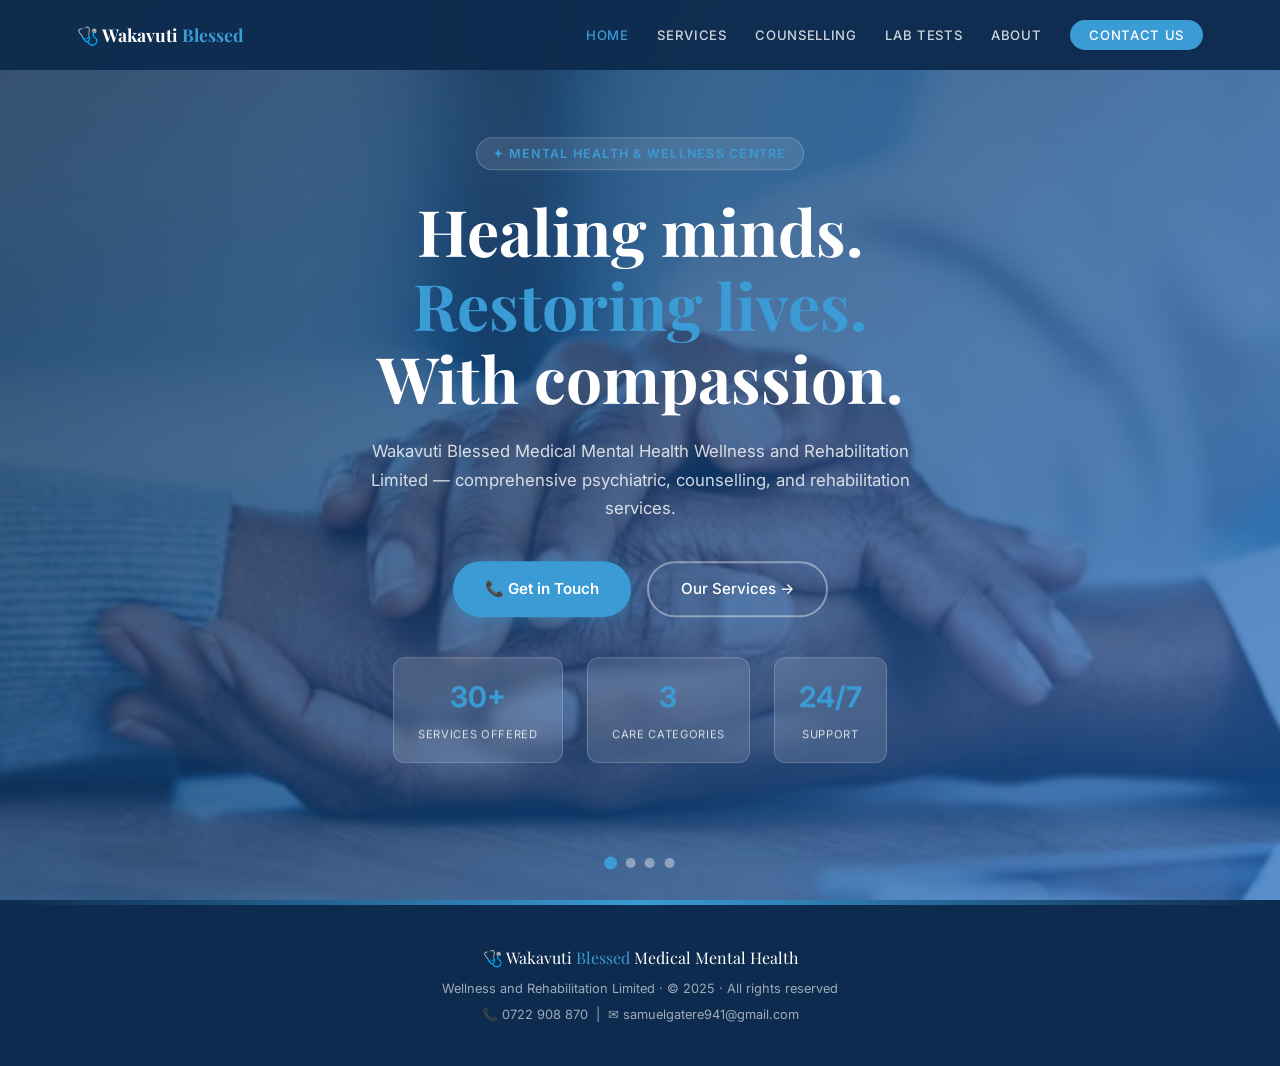
<file: index.html>
﻿<!DOCTYPE html>
<html lang=\ en\>
<head>
<meta charset=\UTF-8\>
<meta name=\viewport\ content=\width=device-width initial-scale=1.0\>
<title>Wakavuti Blessed Medical Mental Health | Wellness ;& Rehabilitation</title>
<script>
  // Redirect to home.html for multi-page website
  window.location.href = 'home.html';
</script>
</head>
<body>
<p>Redirecting to home page...</p>
</body>
</html>
</file>
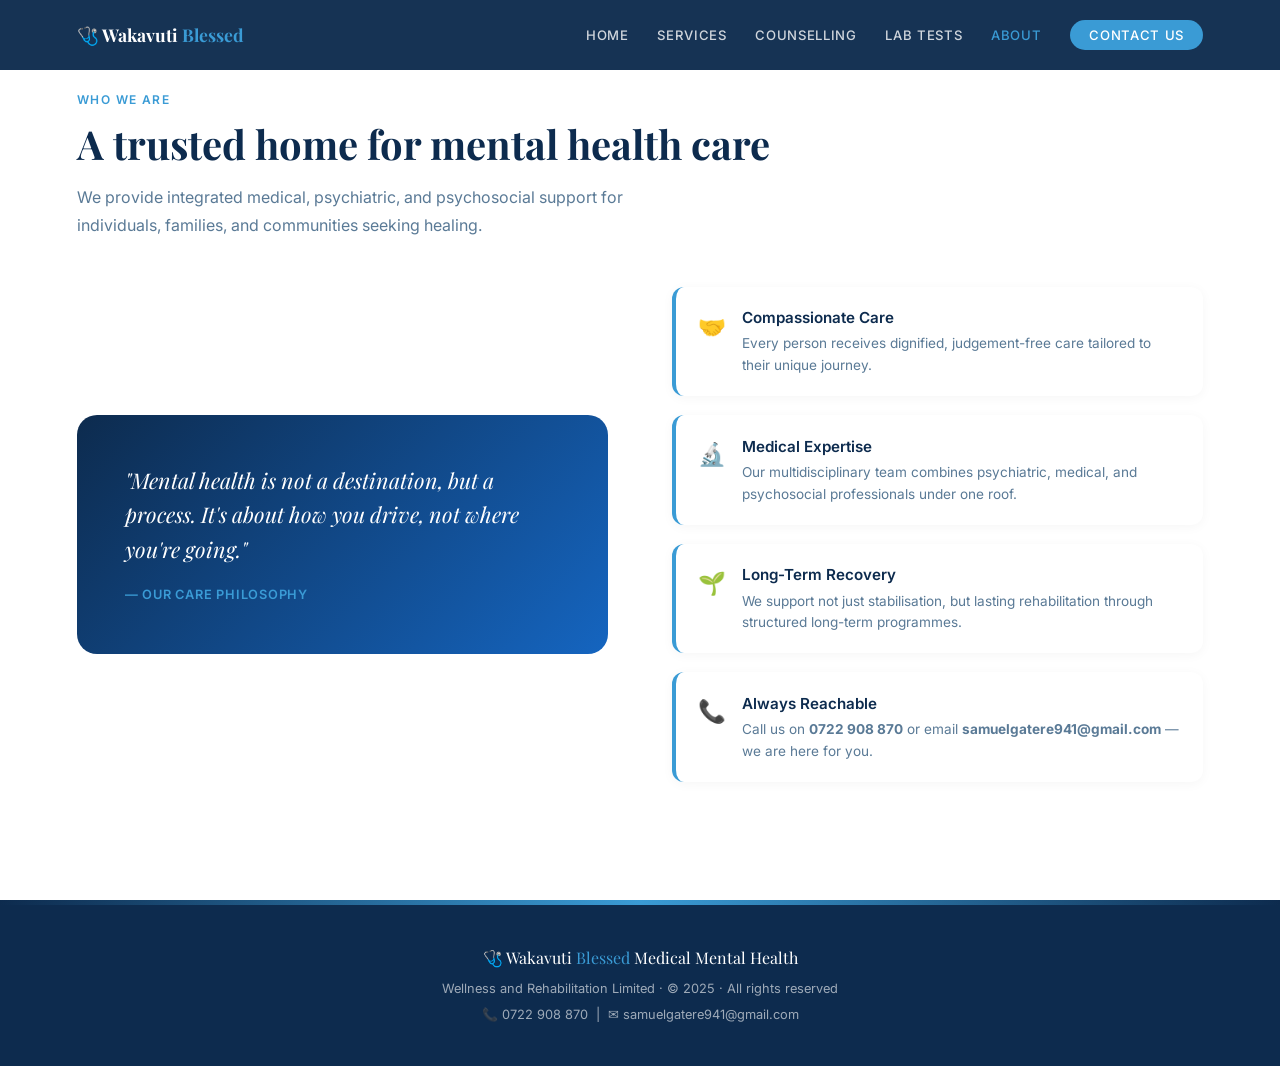
<file: about.html>
<!DOCTYPE html>
<html lang="en">
<head>
<meta charset="UTF-8">
<meta name="viewport" content="width=device-width, initial-scale=1.0">
<title>Wakavuti Blessed Medical Mental Health | About</title>
<link href="https://fonts.googleapis.com/css2?family=Playfair+Display:wght@400;600;700&family=Inter:wght@300;400;500;600&display=swap" rel="stylesheet">
<link rel="stylesheet" href="style.css">
</head>
<body>

<!-- NAV -->
<nav>
<div class="nav-logo">🩺 Wakavuti <span>Blessed</span></div>
  <ul class="nav-links" id="navLinks">
    <li><a href="home.html" onclick="closeMenu()">Home</a></li>
    <li><a href="services.html" onclick="closeMenu()">Services</a></li>
    <li><a href="counselling.html" onclick="closeMenu()">Counselling</a></li>
    <li><a href="labtests.html" onclick="closeMenu()">Lab Tests</a></li>
    <li><a href="about.html" class="active" onclick="closeMenu()">About</a></li>
    <li><a href="contact.html" class="nav-cta" onclick="closeMenu()">Contact Us</a></li>
  </ul>
  <div class="hamburger" id="hamburger" onclick="toggleMenu()">
    <span></span><span></span><span></span>
  </div>
</nav>

<!-- ═══════════════════════════════ ABOUT PAGE ═══════════════════════════════ -->
<div id="page-about" class="page page-section" style="background: var(--white);">
  <div class="section-label">Who We Are</div>
  <h2>A trusted home for mental health care</h2>
  <p class="section-intro">We provide integrated medical, psychiatric, and psychosocial support for individuals, families, and communities seeking healing.</p>
  <div class="about-grid">
    <div class="about-visual">
      <p class="about-quote">
        "Mental health is not a destination, but a process. It's about how you drive, not where you're going."
        <cite>— Our Care Philosophy</cite>
      </p>
    </div>
    <div class="about-values reveal">
      <div class="value-item">
        <div class="value-icon">🤝</div>
        <div>
          <h4>Compassionate Care</h4>
          <p>Every person receives dignified, judgement-free care tailored to their unique journey.</p>
        </div>
      </div>
      <div class="value-item">
        <div class="value-icon">🔬</div>
        <div>
          <h4>Medical Expertise</h4>
          <p>Our multidisciplinary team combines psychiatric, medical, and psychosocial professionals under one roof.</p>
        </div>
      </div>
      <div class="value-item">
        <div class="value-icon">🌱</div>
        <div>
          <h4>Long-Term Recovery</h4>
          <p>We support not just stabilisation, but lasting rehabilitation through structured long-term programmes.</p>
        </div>
      </div>
      <div class="value-item">
        <div class="value-icon">📞</div>
        <div>
          <h4>Always Reachable</h4>
          <p>Call us on <strong>0722 908 870</strong> or email <strong>samuelgatere941@gmail.com</strong> — we are here for you.</p>

        </div>
      </div>
    </div>
  </div>
</div>
<div class="page-divider"></div>

<!-- FOOTER -->
<footer>
<div class="footer-logo">🩺 Wakavuti <span>Blessed</span> Medical Mental Health</div>
  <p>Wellness and Rehabilitation Limited · © 2025 · All rights reserved</p>
  <p style="margin-top:0.4rem;">📞 0722 908 870 &nbsp;|&nbsp; ✉ samuelgatere941@gmail.com</p>

</footer>

<script src="script.js"></script>
</body>
</html>
</file>
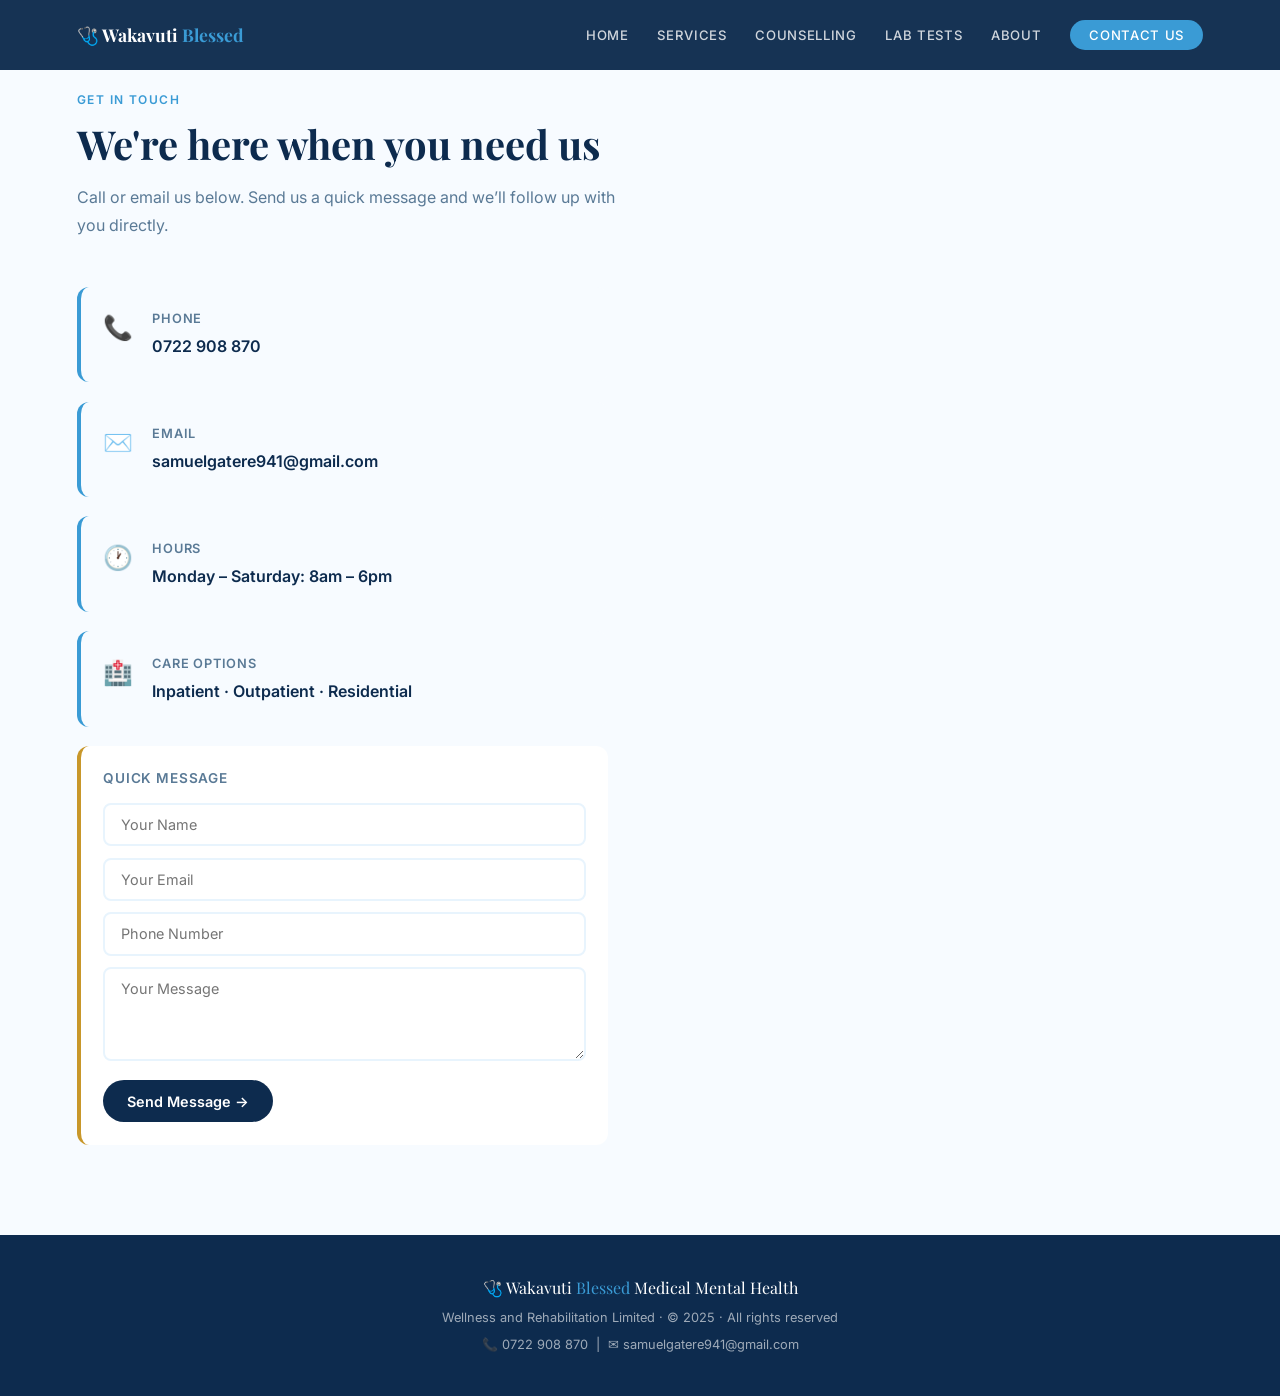
<file: contact.html>
<!DOCTYPE html>
<html lang="en">
<head>
<meta charset="UTF-8">
<meta name="viewport" content="width=device-width, initial-scale=1.0">
<title>Wakavuti Blessed Medical Mental Health | Contact</title>
<link href="https://fonts.googleapis.com/css2?family=Playfair+Display:wght@400;600;700&family=Inter:wght@300;400;500;600&display=swap" rel="stylesheet">
<link rel="stylesheet" href="style.css">
</head>
<body>

<!-- NAV -->
<nav>
<div class="nav-logo">🩺 Wakavuti <span>Blessed</span></div>
  <ul class="nav-links" id="navLinks">
    <li><a href="home.html" onclick="closeMenu()">Home</a></li>
    <li><a href="services.html" onclick="closeMenu()">Services</a></li>
    <li><a href="counselling.html" onclick="closeMenu()">Counselling</a></li>
    <li><a href="labtests.html" onclick="closeMenu()">Lab Tests</a></li>
    <li><a href="about.html" onclick="closeMenu()">About</a></li>
    <li><a href="contact.html" class="nav-cta active" onclick="closeMenu()">Contact Us</a></li>
  </ul>
  <div class="hamburger" id="hamburger" onclick="toggleMenu()">
    <span></span><span></span><span></span>
  </div>
</nav>

<!-- ═══════════════════════════════ CONTACT PAGE ═══════════════════════════════ -->
<div id="page-contact" class="page page-section" style="background: var(--warm);">
  <div class="section-label">Get in Touch</div>
  <h2>We're here when you need us</h2>
  <p class="section-intro">Call or email us below. Send us a quick message and we’ll follow up with you directly.</p>


  <div class="contact-layout">
    <!-- LEFT: Contact Details -->
    <div class="contact-info">
      <div class="contact-item">
        <div class="contact-icon">📞</div>
        <div>
          <h4>Phone</h4>
          <a href="tel:0722908870">0722 908 870</a>
        </div>
      </div>
      <div class="contact-item">
        <div class="contact-icon">✉️</div>
        <div>
          <h4>Email</h4>
<a href="mailto:samuelgatere941@gmail.com">samuelgatere941@gmail.com</a>
        </div>
      </div>
      <div class="contact-item">
        <div class="contact-icon">🕐</div>
        <div>
          <h4>Hours</h4>
          <p>Monday – Saturday: 8am – 6pm</p>
        </div>
      </div>
      <div class="contact-item">
        <div class="contact-icon">🏥</div>
        <div>
          <h4>Care Options</h4>
          <p>Inpatient · Outpatient · Residential</p>
        </div>
      </div>

      <!-- Quick contact form -->
      <div style="background:var(--white);border-radius:var(--radius);padding:1.4rem;border-left:4px solid var(--gold);">
        <h4 style="font-size:0.85rem;font-weight:600;text-transform:uppercase;letter-spacing:0.06em;color:var(--muted);margin-bottom:0.8rem;">Quick Message</h4>
        <div style="display:flex;flex-direction:column;gap:0.7rem;">
          <form action="https://api.web3forms.com/submit" method="POST">

            <input type="hidden"
                   name="access_key"
                   value="8c2efb50-bf30-4150-82a8-ba477d6c42f6">

            <input type="hidden"
                   name="subject"
                   value="New Contact Form - Wakavuti Blessed">

<input type="hidden" name="redirect" value="thank-you.html">



            <input
              type="text"
              name="name"
              placeholder="Your Name"
              required
              style="padding:0.7rem 1rem;border:2px solid var(--ice);border-radius:8px;font-family:Inter,sans-serif;font-size:0.9rem;outline:none;width:100%;margin-bottom:0.7rem;">

            <input
              type="email"
              name="email"
              placeholder="Your Email"
              required
              style="padding:0.7rem 1rem;border:2px solid var(--ice);border-radius:8px;font-family:Inter,sans-serif;font-size:0.9rem;outline:none;width:100%;margin-bottom:0.7rem;">

            <input
              type="tel"
              name="phone"
              placeholder="Phone Number"
              style="padding:0.7rem 1rem;border:2px solid var(--ice);border-radius:8px;font-family:Inter,sans-serif;font-size:0.9rem;outline:none;width:100%;margin-bottom:0.7rem;">

            <textarea
              name="message"
              rows="4"
              placeholder="Your Message"
              required
              style="padding:0.7rem 1rem;border:2px solid var(--ice);border-radius:8px;font-family:Inter,sans-serif;font-size:0.9rem;outline:none;resize:vertical;width:100%;margin-bottom:0.7rem;"></textarea>

            <button type="submit" style="background:var(--navy);color:white;border:none;border-radius:50px;padding:0.8rem 1.5rem;font-family:Inter,sans-serif;font-weight:600;font-size:0.9rem;cursor:pointer;transition:background 0.2s;" onmouseover="this.style.background='var(--sky)'" onmouseout="this.style.background='var(--navy)'">Send Message →</button>
          </form>
        </div>
      </div>
    </div>

  </div>
</div>


<!-- FOOTER -->
<footer>
<div class="footer-logo">🩺 Wakavuti <span>Blessed</span> Medical Mental Health</div>
  <p>Wellness and Rehabilitation Limited · © 2025 · All rights reserved</p>
  <p style="margin-top:0.4rem;">📞 0722 908 870 &nbsp;|&nbsp; ✉ samuelgatere941@gmail.com</p>

</footer>

<script src="script.js"></script>
</body>
</html>
</file>
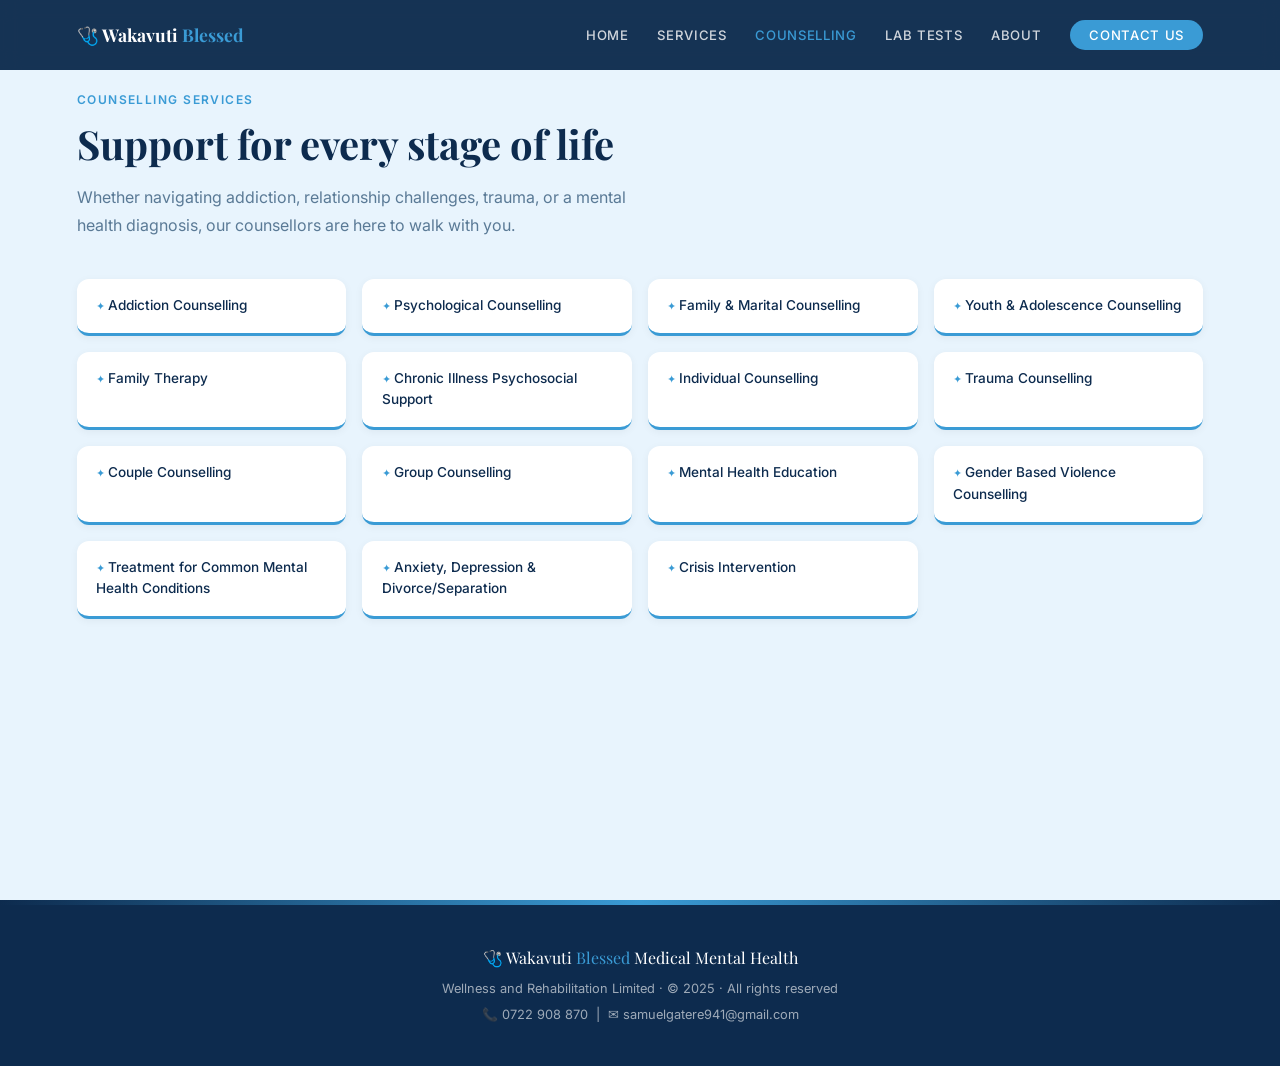
<file: counselling.html>
<!DOCTYPE html>
<html lang="en">
<head>
<meta charset="UTF-8">
<meta name="viewport" content="width=device-width, initial-scale=1.0">
<title>Wakavuti Blessed Medical Mental Health | Counselling</title>
<link href="https://fonts.googleapis.com/css2?family=Playfair+Display:wght@400;600;700&family=Inter:wght@300;400;500;600&display=swap" rel="stylesheet">
<link rel="stylesheet" href="style.css">
</head>
<body>

<!-- NAV -->
<nav>
<div class="nav-logo">🩺 Wakavuti <span>Blessed</span></div>
  <ul class="nav-links" id="navLinks">
    <li><a href="home.html" onclick="closeMenu()">Home</a></li>
    <li><a href="services.html" onclick="closeMenu()">Services</a></li>
    <li><a href="counselling.html" class="active" onclick="closeMenu()">Counselling</a></li>
    <li><a href="labtests.html" onclick="closeMenu()">Lab Tests</a></li>
    <li><a href="about.html" onclick="closeMenu()">About</a></li>
    <li><a href="contact.html" class="nav-cta" onclick="closeMenu()">Contact Us</a></li>
  </ul>
  <div class="hamburger" id="hamburger" onclick="toggleMenu()">
    <span></span><span></span><span></span>
  </div>
</nav>

<!-- ═══════════════════════════════ COUNSELLING PAGE ═══════════════════════════════ -->
<div id="page-counselling" class="page page-section" style="background: var(--ice);">
  <div class="section-label">Counselling Services</div>
  <h2>Support for every stage of life</h2>
  <p class="section-intro">Whether navigating addiction, relationship challenges, trauma, or a mental health diagnosis, our counsellors are here to walk with you.</p>
  <div class="counsel-grid reveal">
    <div class="counsel-chip">Addiction Counselling</div>
    <div class="counsel-chip">Psychological Counselling</div>
    <div class="counsel-chip">Family & Marital Counselling</div>
    <div class="counsel-chip">Youth & Adolescence Counselling</div>
    <div class="counsel-chip">Family Therapy</div>
    <div class="counsel-chip">Chronic Illness Psychosocial Support</div>
    <div class="counsel-chip">Individual Counselling</div>
    <div class="counsel-chip">Trauma Counselling</div>
    <div class="counsel-chip">Couple Counselling</div>
    <div class="counsel-chip">Group Counselling</div>
    <div class="counsel-chip">Mental Health Education</div>
    <div class="counsel-chip">Gender Based Violence Counselling</div>
    <div class="counsel-chip">Treatment for Common Mental Health Conditions</div>
    <div class="counsel-chip">Anxiety, Depression & Divorce/Separation</div>
    <div class="counsel-chip">Crisis Intervention</div>
  </div>
</div>
<div class="page-divider"></div>

<!-- FOOTER -->
<footer>
<div class="footer-logo">🩺 Wakavuti <span>Blessed</span> Medical Mental Health</div>
  <p>Wellness and Rehabilitation Limited · © 2025 · All rights reserved</p>
  <p style="margin-top:0.4rem;">📞 0722 908 870 &nbsp;|&nbsp; ✉ samuelgatere941@gmail.com</p>

</footer>

<script src="script.js"></script>
</body>
</html>
</file>
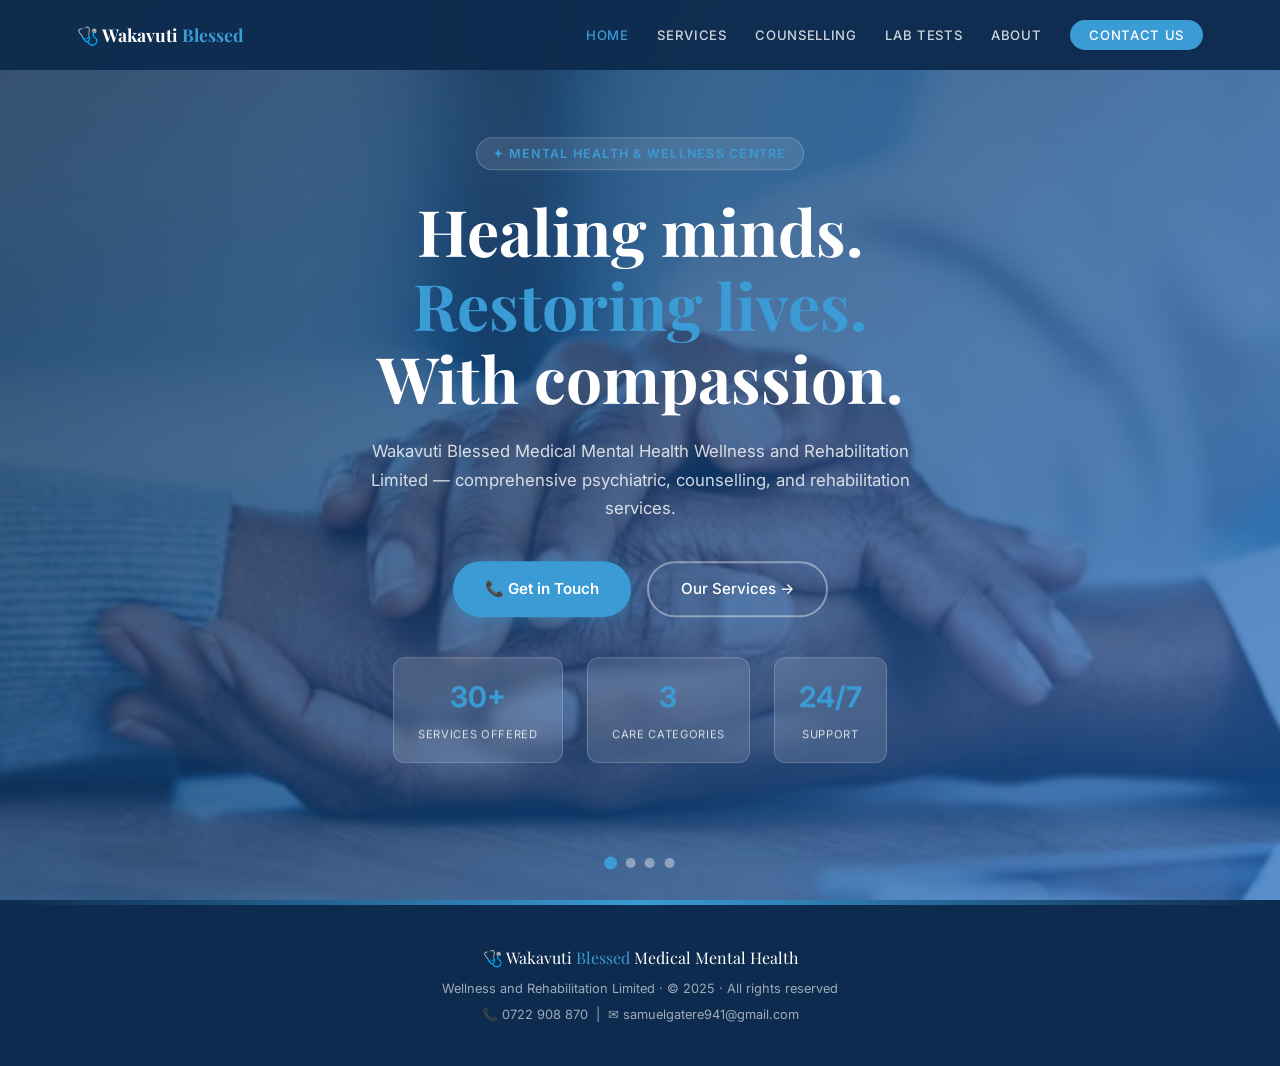
<file: home.html>
<!DOCTYPE html>
<html lang="en">
<head>
<meta charset="UTF-8">
<meta name="viewport" content="width=device-width, initial-scale=1.0">
<title>Wakavuti Blessed Medical Mental Health | Wellness & Rehabilitation</title>
<link href="https://fonts.googleapis.com/css2?family=Playfair+Display:wght@400;600;700&family=Inter:wght@300;400;500;600&display=swap" rel="stylesheet">
<link rel="stylesheet" href="style.css">
</head>
<body>

<!-- NAV -->
<nav>
<div class="nav-logo">🩺 Wakavuti <span>Blessed</span></div>
  <ul class="nav-links" id="navLinks">
    <li><a href="home.html" class="active" onclick="closeMenu()">Home</a></li>
    <li><a href="services.html" onclick="closeMenu()">Services</a></li>
    <li><a href="counselling.html" onclick="closeMenu()">Counselling</a></li>
    <li><a href="labtests.html" onclick="closeMenu()">Lab Tests</a></li>
    <li><a href="about.html" onclick="closeMenu()">About</a></li>
    <li><a href="contact.html" class="nav-cta" onclick="closeMenu()">Contact Us</a></li>
  </ul>
  <div class="hamburger" id="hamburger" onclick="toggleMenu()">
    <span></span><span></span><span></span>
  </div>
</nav>

<!-- ═══════════════════════════════ HOME PAGE ═══════════════════════════════ -->
<div id="page-home" class="page">
  <div class="slider-wrap">
    <div class="slide active"><div class="slide-overlay"></div></div>
    <div class="slide"><div class="slide-overlay"></div></div>
    <div class="slide"><div class="slide-overlay"></div></div>
    <div class="slide"><div class="slide-overlay"></div></div>

    <div class="hero-content">
      <div class="hero-eyebrow">✦ Mental Health & Wellness Centre</div>
      <h1>Healing minds.<br><em>Restoring lives.</em><br>With compassion.</h1>
      <p class="hero-sub">Wakavuti Blessed Medical Mental Health Wellness and Rehabilitation Limited — comprehensive psychiatric, counselling, and rehabilitation services.</p>
      <div class="hero-actions">
        <a href="contact.html" class="btn-primary">📞 Get in Touch</a>
        <a href="services.html" class="btn-ghost">Our Services →</a>
      </div>
      <div class="hero-stats">
        <div class="hero-stat"><strong>30+</strong><span>Services Offered</span></div>
        <div class="hero-stat"><strong>3</strong><span>Care Categories</span></div>
        <div class="hero-stat"><strong>24/7</strong><span>Support</span></div>
      </div>
    </div>

    <div class="slider-dots">
      <button class="dot active" onclick="goSlide(0)"></button>
      <button class="dot" onclick="goSlide(1)"></button>
      <button class="dot" onclick="goSlide(2)"></button>
      <button class="dot" onclick="goSlide(3)"></button>
    </div>
  </div>
</div>
<div class="page-divider"></div>

<!-- FOOTER -->
<footer>
<div class="footer-logo">🩺 Wakavuti <span>Blessed</span> Medical Mental Health</div>
  <p>Wellness and Rehabilitation Limited · © 2025 · All rights reserved</p>
  <p style="margin-top:0.4rem;">📞 0722 908 870 &nbsp;|&nbsp; ✉ samuelgatere941@gmail.com</p>

</footer>

<script src="script.js"></script>
</body>
</html>
</file>
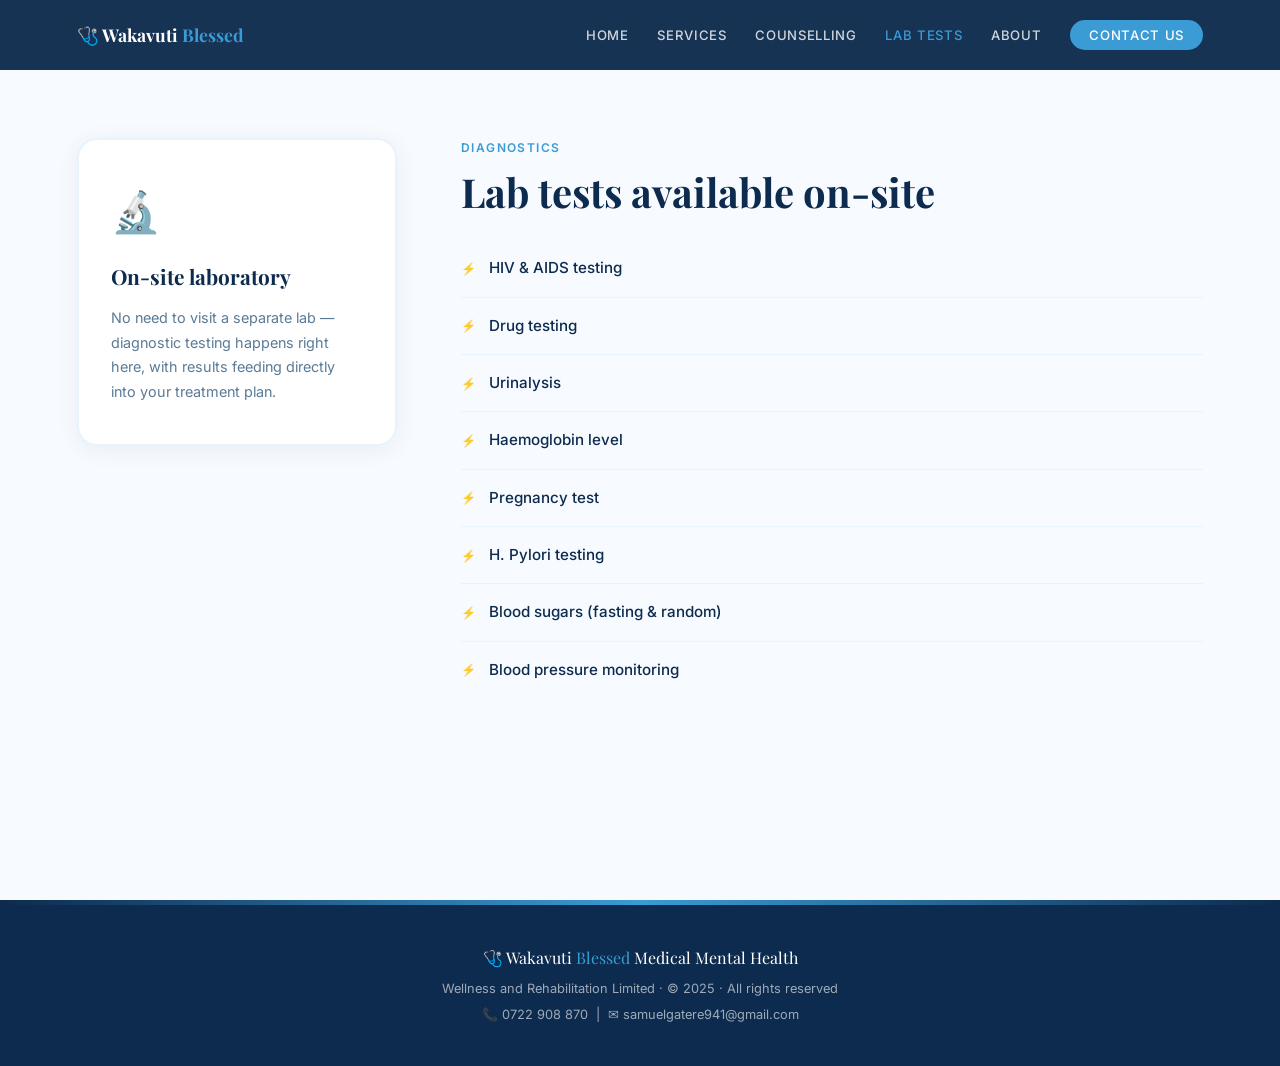
<file: labtests.html>
<!DOCTYPE html>
<html lang="en">
<head>
<meta charset="UTF-8">
<meta name="viewport" content="width=device-width, initial-scale=1.0">
<title>Wakavuti Blessed Medical Mental Health | Lab Tests</title>
<link href="https://fonts.googleapis.com/css2?family=Playfair+Display:wght@400;600;700&family=Inter:wght@300;400;500;600&display=swap" rel="stylesheet">
<link rel="stylesheet" href="style.css">
</head>
<body>

<!-- NAV -->
<nav>
<div class="nav-logo">🩺 Wakavuti <span>Blessed</span></div>
  <ul class="nav-links" id="navLinks">
    <li><a href="home.html" onclick="closeMenu()">Home</a></li>
    <li><a href="services.html" onclick="closeMenu()">Services</a></li>
    <li><a href="counselling.html" onclick="closeMenu()">Counselling</a></li>
    <li><a href="labtests.html" class="active" onclick="closeMenu()">Lab Tests</a></li>
    <li><a href="about.html" onclick="closeMenu()">About</a></li>
    <li><a href="contact.html" class="nav-cta" onclick="closeMenu()">Contact Us</a></li>
  </ul>
  <div class="hamburger" id="hamburger" onclick="toggleMenu()">
    <span></span><span></span><span></span>
  </div>
</nav>

<!-- ═══════════════════════════════ LAB TESTS PAGE ═══════════════════════════════ -->
<div id="page-lab" class="page page-section" style="background: var(--warm);">
  <div class="lab-split">
    <div class="lab-feature-card reveal">
      <div class="lab-feature-icon">🔬</div>
      <h3>On-site laboratory</h3>
      <p>No need to visit a separate lab — diagnostic testing happens right here, with results feeding directly into your treatment plan.</p>
    </div>
    <div class="lab-list-col">
      <div class="section-label">Diagnostics</div>
      <h2>Lab tests available on-site</h2>
      <div class="lab-list reveal">
        <div class="lab-row"><span class="lab-pulse">⚡</span><span>HIV &amp; AIDS testing</span></div>
        <div class="lab-row"><span class="lab-pulse">⚡</span><span>Drug testing</span></div>
        <div class="lab-row"><span class="lab-pulse">⚡</span><span>Urinalysis</span></div>
        <div class="lab-row"><span class="lab-pulse">⚡</span><span>Haemoglobin level</span></div>
        <div class="lab-row"><span class="lab-pulse">⚡</span><span>Pregnancy test</span></div>
        <div class="lab-row"><span class="lab-pulse">⚡</span><span>H. Pylori testing</span></div>
        <div class="lab-row"><span class="lab-pulse">⚡</span><span>Blood sugars (fasting &amp; random)</span></div>
        <div class="lab-row"><span class="lab-pulse">⚡</span><span>Blood pressure monitoring</span></div>
      </div>
    </div>
  </div>
</div>
<div class="page-divider"></div>

<!-- FOOTER -->
<footer>
<div class="footer-logo">🩺 Wakavuti <span>Blessed</span> Medical Mental Health</div>
  <p>Wellness and Rehabilitation Limited · © 2025 · All rights reserved</p>
  <p style="margin-top:0.4rem;">📞 0722 908 870 &nbsp;|&nbsp; ✉ samuelgatere941@gmail.com</p>

</footer>

<script src="script.js"></script>
</body>
</html>
</file>
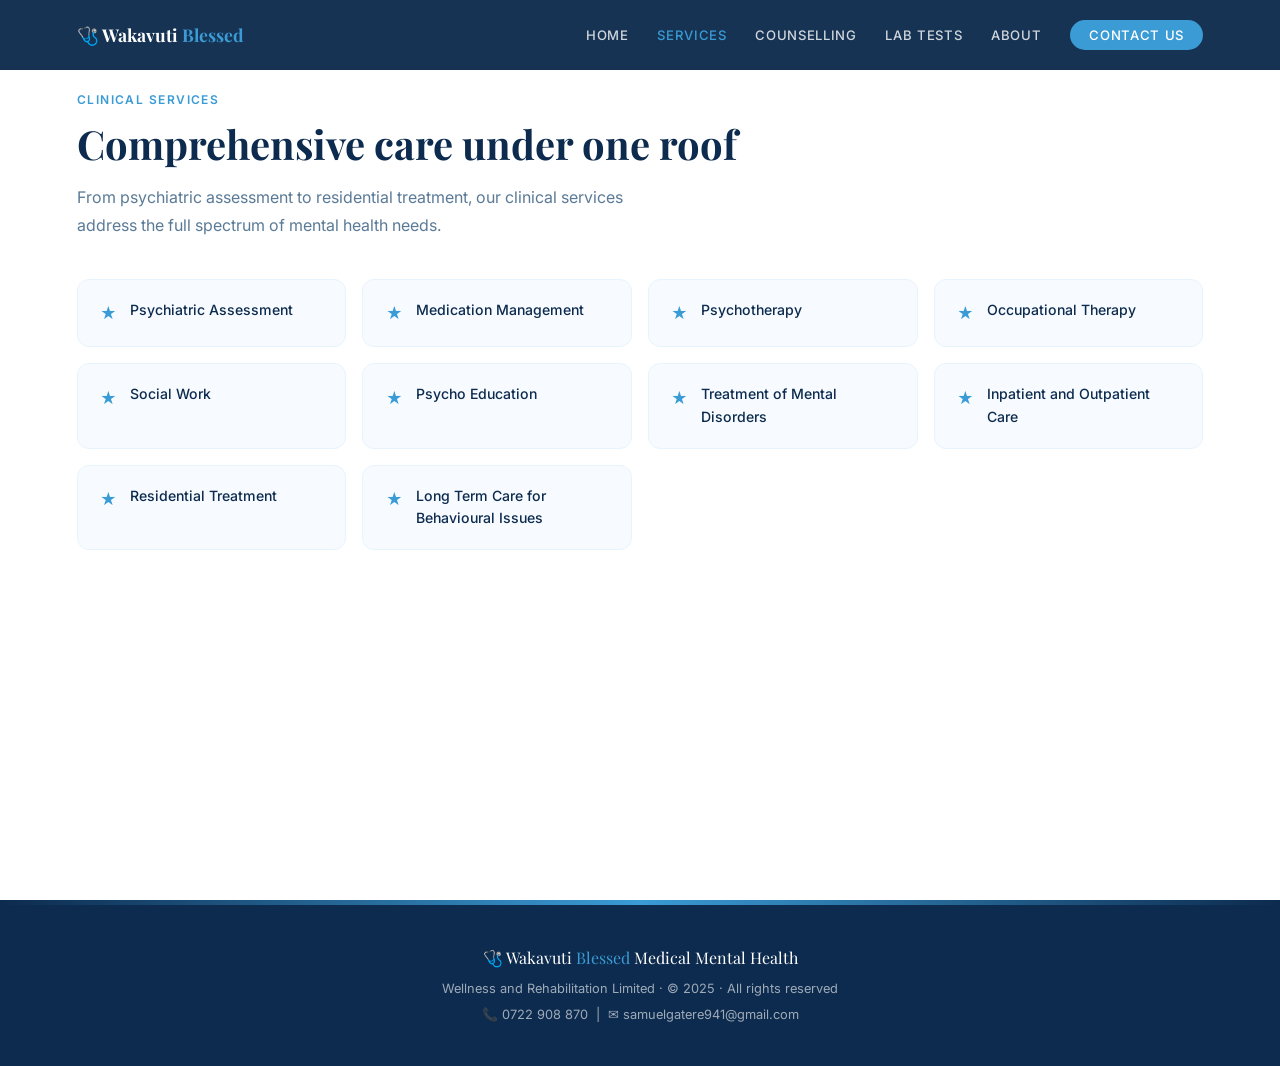
<file: services.html>
<!DOCTYPE html>
<html lang="en">
<head>
<meta charset="UTF-8">
<meta name="viewport" content="width=device-width, initial-scale=1.0">
<title>Wakavuti Blessed Medical Mental Health | Services</title>
<link href="https://fonts.googleapis.com/css2?family=Playfair+Display:wght@400;600;700&family=Inter:wght@300;400;500;600&display=swap" rel="stylesheet">
<link rel="stylesheet" href="style.css">
</head>
<body>

<!-- NAV -->
<nav>
<div class="nav-logo">🩺 Wakavuti <span>Blessed</span></div>
  <ul class="nav-links" id="navLinks">
    <li><a href="home.html" onclick="closeMenu()">Home</a></li>
    <li><a href="services.html" class="active" onclick="closeMenu()">Services</a></li>
    <li><a href="counselling.html" onclick="closeMenu()">Counselling</a></li>
    <li><a href="labtests.html" onclick="closeMenu()">Lab Tests</a></li>
    <li><a href="about.html" onclick="closeMenu()">About</a></li>
    <li><a href="contact.html" class="nav-cta" onclick="closeMenu()">Contact Us</a></li>
  </ul>
  <div class="hamburger" id="hamburger" onclick="toggleMenu()">
    <span></span><span></span><span></span>
  </div>
</nav>

<!-- ═══════════════════════════════ SERVICES PAGE ═══════════════════════════════ -->
<div id="page-services" class="page page-section">
  <div class="section-label">Clinical Services</div>
  <h2>Comprehensive care under one roof</h2>
  <p class="section-intro">From psychiatric assessment to residential treatment, our clinical services address the full spectrum of mental health needs.</p>
  <div class="services-grid reveal">
    <div class="service-card"><div class="service-star">★</div><p>Psychiatric Assessment</p></div>
    <div class="service-card"><div class="service-star">★</div><p>Medication Management</p></div>
    <div class="service-card"><div class="service-star">★</div><p>Psychotherapy</p></div>
    <div class="service-card"><div class="service-star">★</div><p>Occupational Therapy</p></div>
    <div class="service-card"><div class="service-star">★</div><p>Social Work</p></div>
    <div class="service-card"><div class="service-star">★</div><p>Psycho Education</p></div>
    <div class="service-card"><div class="service-star">★</div><p>Treatment of Mental Disorders</p></div>
    <div class="service-card"><div class="service-star">★</div><p>Inpatient and Outpatient Care</p></div>
    <div class="service-card"><div class="service-star">★</div><p>Residential Treatment</p></div>
    <div class="service-card"><div class="service-star">★</div><p>Long Term Care for Behavioural Issues</p></div>
  </div>
</div>
<div class="page-divider"></div>

<!-- FOOTER -->
<footer>
<div class="footer-logo">🩺 Wakavuti <span>Blessed</span> Medical Mental Health</div>
  <p>Wellness and Rehabilitation Limited · © 2025 · All rights reserved</p>
  <p style="margin-top:0.4rem;">📞 0722 908 870 &nbsp;|&nbsp; ✉ samuelgatere941@gmail.com</p>

</footer>

<script src="script.js"></script>
</body>
</html>
</file>
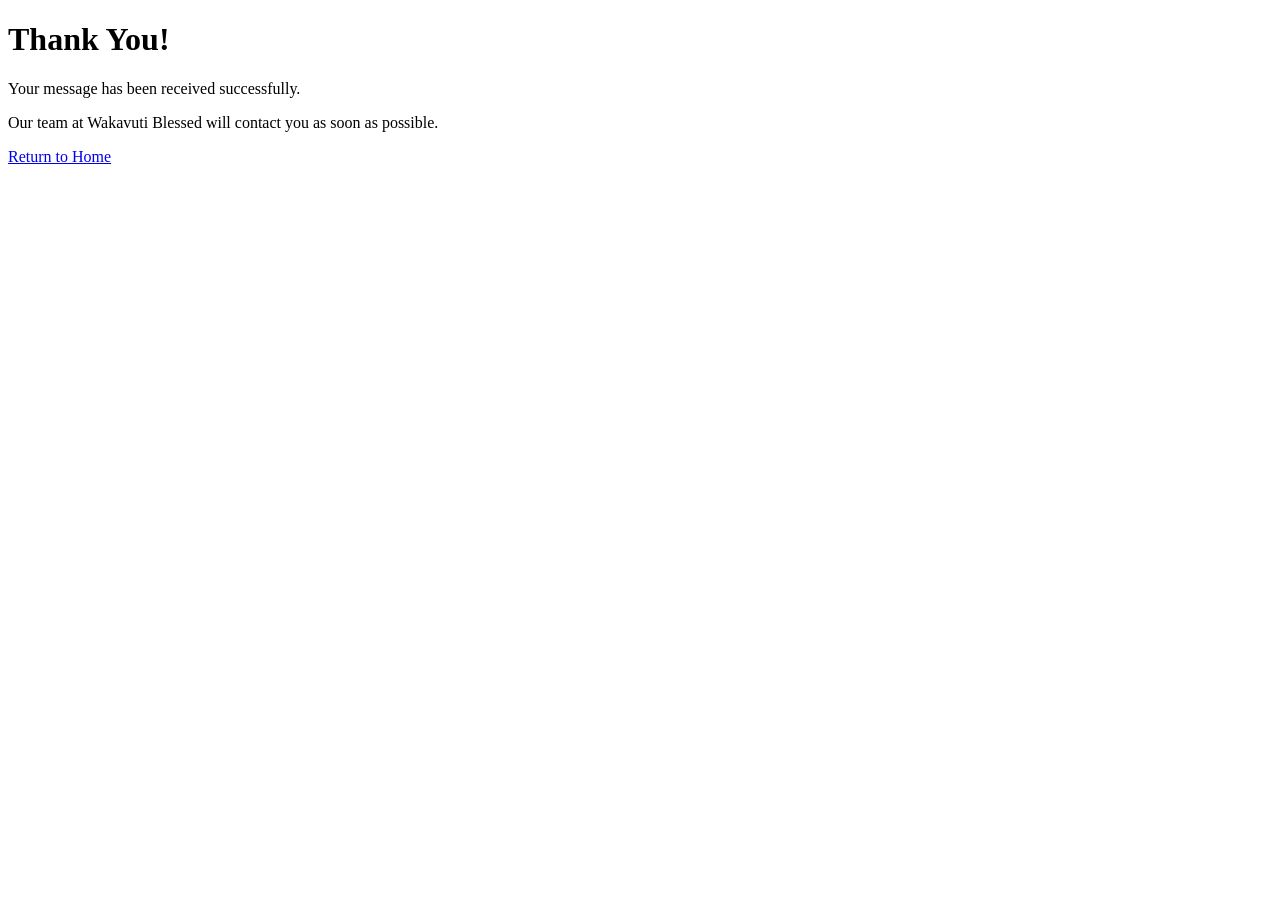
<file: thank-you.html>
<!DOCTYPE html>
<html lang="en">
<head>
  <meta charset="UTF-8">
  <meta name="viewport" content="width=device-width, initial-scale=1.0">
  <title>Thank You</title>
</head>
<body>

  <h1>Thank You!</h1>

  <p>Your message has been received successfully.</p>

  <p>Our team at Wakavuti Blessed will contact you as soon as possible.</p>

  <a href="home.html">Return to Home</a>

</body>
</html>
</file>
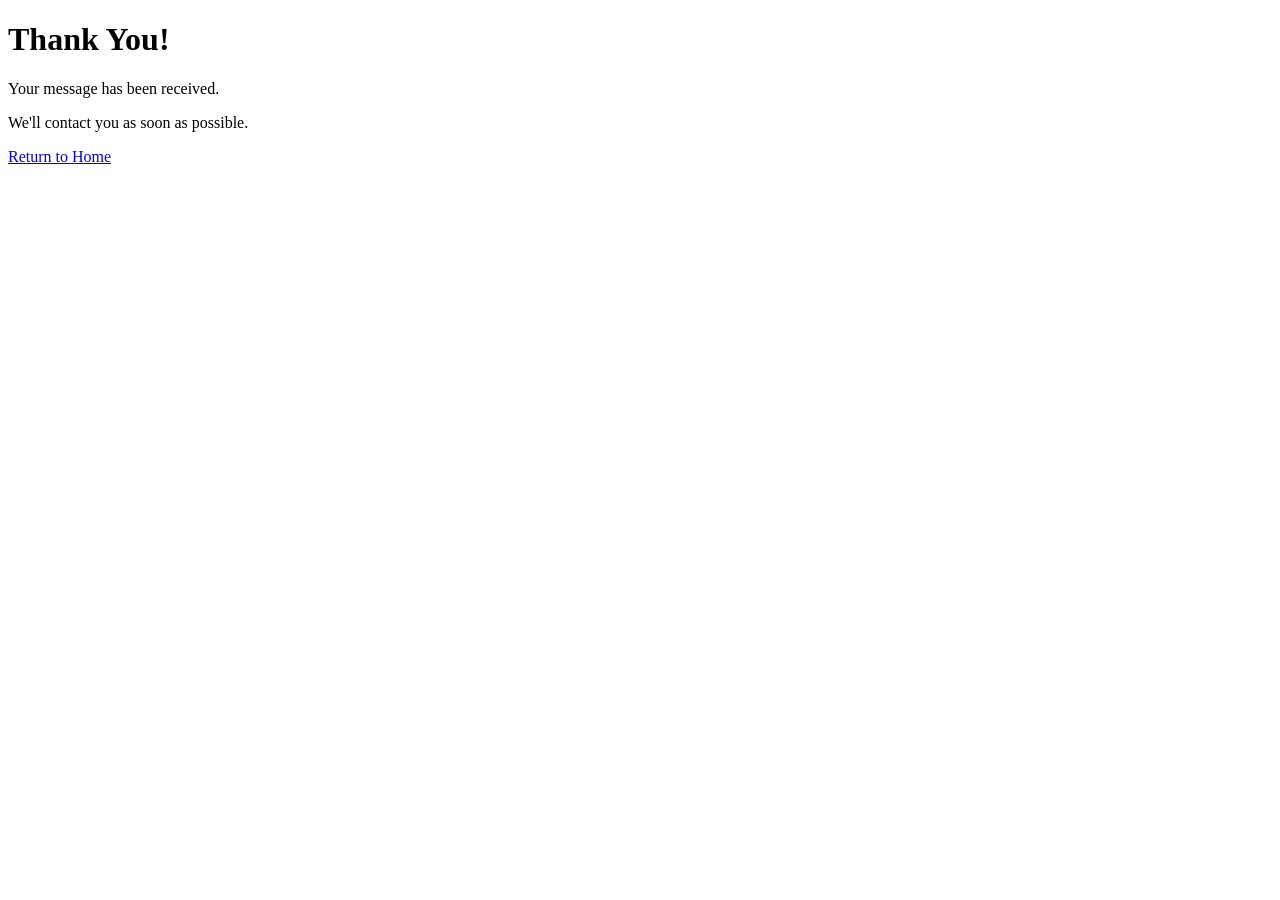
<file: thankyou.html>
<!DOCTYPE html>
<html lang="en">
<head>
    <title>Thank You</title>
</head>

<body>

<h1>Thank You!</h1>

<p>Your message has been received.</p>

<p>We'll contact you as soon as possible.</p>

<a href="home.html">Return to Home</a>

</body>
</html>
</file>
<file: style.css>
*, *::before, *::after { box-sizing: border-box; margin: 0; padding: 0; }
:root {
  --navy:   #0D2B4E;
  --blue:   #1565C0;
  --sky:    #3A9BD5;
  --ice:    #E8F4FD;
  --white:  #FFFFFF;
  --warm:   #F7FBFF;
  --text:   #1A2E45;
  --muted:  #5A7A96;
  --gold:   #C8972A;
  --radius: 12px;
}
html { scroll-behavior: smooth; }
body { font-family: 'Inter', sans-serif; color: var(--text); background: var(--white); line-height: 1.6; overflow-x: hidden; }

/* ── PAGES ── */
.page { min-height: 100vh; position: relative; }

/* ── NAV ── */
nav {
  position: fixed; top: 0; left: 0; right: 0; z-index: 200;
  display: flex; align-items: center; justify-content: space-between;
  padding: 0 6vw; height: 70px;
  background: rgba(13,43,78,0.96); backdrop-filter: blur(10px);
}
.nav-logo { font-family: 'Playfair Display', serif; font-size: 1.1rem; font-weight: 700; color: var(--white); }
.nav-logo span { color: var(--sky); }
.nav-links { display: flex; gap: 1.8rem; list-style: none; }
.nav-links a {
  color: rgba(255,255,255,0.8); text-decoration: none;
  font-size: 0.82rem; font-weight: 500; letter-spacing: 0.05em;
  text-transform: uppercase; transition: color 0.2s;
}
.nav-links a:hover, .nav-links a.active { color: var(--sky); }
.nav-cta {
  background: var(--sky) !important; color: var(--white) !important;
  padding: 0.45rem 1.2rem; border-radius: 50px;
  transition: background 0.2s !important;
}
.nav-cta:hover { background: var(--blue) !important; }
.hamburger { display: none; flex-direction: column; gap: 5px; cursor: pointer; padding: 4px; }
.hamburger span { width: 22px; height: 2px; background: var(--white); border-radius: 2px; transition: 0.3s; }

/* ── HERO SLIDER ── */
#page-home { padding: 0; overflow: hidden; }
.slider-wrap {
  position: relative; width: 100%; height: 100vh; overflow: hidden;
}
.slide {
  position: absolute; inset: 0; opacity: 0;
  transition: opacity 1.2s ease-in-out;
  background-size: cover; background-position: center;
}
.slide.active { opacity: 1; }
.slide-overlay {
  position: absolute; inset: 0;
  background: linear-gradient(135deg, rgba(13,43,78,0.80) 0%, rgba(21,101,192,0.65) 100%);
}
.slide:nth-child(1) { background-image: url("[data-uri]"); }
.slide:nth-child(2) { background-image: url("[data-uri]"); }
.slide:nth-child(3) { background-image: url("[data-uri]"); }
.slide:nth-child(4) { background-image: url("[data-uri]"); }
.slider-dots {
  position: absolute; bottom: 2rem; left: 50%; transform: translateX(-50%);
  display: flex; gap: 0.6rem; z-index: 10;
}
.dot {
  width: 10px; height: 10px; border-radius: 50%;
  background: rgba(255,255,255,0.4); cursor: pointer; transition: 0.3s;
  border: none;
}
.dot.active { background: var(--sky); transform: scale(1.3); }
.hero-content {
  position: absolute; top: 50%; left: 50%; transform: translate(-50%,-50%);
  text-align: center; z-index: 5; width: 90%; max-width: 760px;
  padding: 2rem;
}
.hero-eyebrow {
  display: inline-flex; align-items: center; gap: 0.5rem;
  background: rgba(255,255,255,0.1); border: 1px solid rgba(255,255,255,0.2);
  color: var(--sky); font-size: 0.78rem; font-weight: 600;
  letter-spacing: 0.1em; text-transform: uppercase;
  padding: 0.35rem 1rem; border-radius: 50px; margin-bottom: 1.5rem;
}
h1 {
  font-family: 'Playfair Display', serif;
  font-size: clamp(2.2rem, 5.5vw, 4rem);
  font-weight: 700; color: var(--white); line-height: 1.15; margin-bottom: 1.4rem;
}
h1 em { color: var(--sky); font-style: normal; }
.hero-sub {
  color: rgba(255,255,255,0.8); font-size: 1.05rem;
  max-width: 560px; margin: 0 auto 2.4rem; line-height: 1.7;
}
.hero-actions { display: flex; gap: 1rem; justify-content: center; flex-wrap: wrap; }
.btn-primary {
  display: inline-flex; align-items: center; gap: 0.5rem;
  background: var(--sky); color: var(--white);
  padding: 0.85rem 2rem; border-radius: 50px;
  font-weight: 600; font-size: 0.95rem; text-decoration: none;
  transition: all 0.25s; box-shadow: 0 4px 20px rgba(58,155,213,0.4);
}
.btn-primary:hover { background: var(--white); color: var(--navy); transform: translateY(-2px); }
.btn-ghost {
  display: inline-flex; align-items: center; gap: 0.5rem;
  border: 2px solid rgba(255,255,255,0.4); color: var(--white);
  padding: 0.85rem 2rem; border-radius: 50px;
  font-weight: 500; font-size: 0.95rem; text-decoration: none; transition: all 0.25s;
}
.btn-ghost:hover { border-color: var(--sky); color: var(--sky); }
.hero-stats {
  display: flex; gap: 1.5rem; justify-content: center; margin-top: 2.5rem; flex-wrap: wrap;
}
.hero-stat {
  background: rgba(255,255,255,0.12); backdrop-filter: blur(8px);
  border: 1px solid rgba(255,255,255,0.2); border-radius: var(--radius);
  padding: 1rem 1.5rem; text-align: center; color: var(--white); min-width: 110px;
}
.hero-stat strong { display: block; font-size: 1.8rem; font-weight: 700; color: var(--sky); }
.hero-stat span { font-size: 0.7rem; opacity: 0.8; text-transform: uppercase; letter-spacing: 0.06em; }

/* ── SECTION SHARED ── */
.page-section { padding: 90px 6vw; }
.section-label {
  font-size: 0.75rem; font-weight: 600; letter-spacing: 0.12em;
  text-transform: uppercase; color: var(--sky); margin-bottom: 0.7rem;
}
h2 {
  font-family: 'Playfair Display', serif;
  font-size: clamp(1.7rem, 3.5vw, 2.5rem);
  font-weight: 700; color: var(--navy); line-height: 1.2; margin-bottom: 1rem;
}
.section-intro { color: var(--muted); max-width: 560px; font-size: 1rem; line-height: 1.7; }

/* ── PAGE DIVIDER ── */
.page-divider {
  height: 5px;
  background: linear-gradient(90deg, var(--navy), var(--sky), var(--navy));
}

/* ── ABOUT ── */
#page-about { background: var(--warm); }
.about-grid {
  display: grid; grid-template-columns: 1fr 1fr; gap: 4rem; align-items: center; margin-top: 3rem;
}
.about-visual {
  background: linear-gradient(135deg, var(--navy), var(--blue));
  border-radius: 20px; padding: 3rem; position: relative; overflow: hidden;
}
.about-quote {
  font-family: 'Playfair Display', serif; font-size: 1.35rem; color: var(--white);
  line-height: 1.6; font-style: italic;
}
.about-quote cite {
  display: block; margin-top: 1.2rem; font-family: 'Inter', sans-serif;
  font-size: 0.8rem; font-style: normal; color: var(--sky);
  font-weight: 600; letter-spacing: 0.06em; text-transform: uppercase;
}
.about-values { display: flex; flex-direction: column; gap: 1.2rem; }
.value-item {
  display: flex; gap: 1rem; align-items: flex-start;
  background: var(--white); border-radius: var(--radius); padding: 1.2rem 1.4rem;
  border-left: 4px solid var(--sky); box-shadow: 0 2px 12px rgba(0,0,0,0.04);
}
.value-icon { font-size: 1.4rem; flex-shrink: 0; margin-top: 0.1rem; }
.value-item h4 { font-size: 0.95rem; font-weight: 600; color: var(--navy); margin-bottom: 0.2rem; }
.value-item p { font-size: 0.85rem; color: var(--muted); }

/* ── SERVICES ── */
#page-services { background: var(--white); }
.services-grid {
  display: grid; grid-template-columns: repeat(auto-fill, minmax(240px, 1fr));
  gap: 1rem; margin-top: 2.5rem;
}
.service-card {
  background: var(--warm); border-radius: var(--radius); padding: 1.2rem 1.4rem;
  border: 1.5px solid var(--ice); display: flex; gap: 0.8rem; align-items: flex-start;
  transition: all 0.2s;
}
.service-card:hover {
  border-color: var(--sky); background: var(--white);
  box-shadow: 0 4px 20px rgba(21,101,192,0.1); transform: translateY(-2px);
}
.service-star { color: var(--sky); font-size: 1rem; flex-shrink: 0; margin-top: 0.15rem; }
.service-card p { font-size: 0.88rem; font-weight: 500; color: var(--navy); }

/* ── COUNSELLING ── */
#page-counselling { background: var(--ice); }
.counsel-grid {
  display: grid; grid-template-columns: repeat(auto-fill, minmax(220px, 1fr));
  gap: 1rem; margin-top: 2.5rem;
}
.counsel-chip {
  background: var(--white); border-radius: var(--radius); padding: 1rem 1.2rem;
  border-bottom: 3px solid var(--sky); font-size: 0.85rem; font-weight: 500; color: var(--navy);
  box-shadow: 0 2px 8px rgba(0,0,0,0.05); transition: all 0.2s; cursor: default;
}
.counsel-chip:hover {
  background: var(--navy); color: var(--white); border-color: var(--gold);
  transform: translateY(-3px); box-shadow: 0 8px 24px rgba(13,43,78,0.15);
}
.counsel-chip::before { content: '✦ '; color: var(--sky); font-size: 0.7rem; }
.counsel-chip:hover::before { color: var(--gold); }

/* ── LAB ── */
#page-lab { background: var(--warm); }
.lab-split {
  display: grid; grid-template-columns: 320px 1fr; gap: 4rem; align-items: start; margin-top: 3rem;
}
.lab-feature-card {
  background: var(--white); border-radius: 20px; padding: 2.5rem 2rem;
  border: 2px solid var(--ice); box-shadow: 0 4px 24px rgba(0,0,0,0.06);
}
.lab-feature-icon { font-size: 2.5rem; margin-bottom: 1rem; }
.lab-feature-card h3 {
  font-family: 'Playfair Display', serif; font-size: 1.3rem; color: var(--navy); margin-bottom: 0.8rem;
}
.lab-feature-card p { color: var(--muted); font-size: 0.9rem; line-height: 1.7; }
.lab-list { margin-top: 1.5rem; display: flex; flex-direction: column; }
.lab-row {
  display: flex; align-items: center; gap: 0.8rem;
  padding: 1rem 0; border-bottom: 1px solid var(--ice);
  font-size: 0.95rem; font-weight: 500; color: var(--navy); transition: all 0.2s;
}
.lab-row:last-child { border-bottom: none; }
.lab-row:hover { color: var(--blue); padding-left: 0.5rem; }
.lab-pulse { color: var(--sky); font-size: 0.75rem; flex-shrink: 0; }

/* ── CONTACT ── */
#page-contact { background: var(--white); }
.contact-layout {
  display: grid; grid-template-columns: 1fr 1fr; gap: 4rem; margin-top: 3rem;
}
.contact-info { display: flex; flex-direction: column; gap: 1.2rem; }
.contact-item {
  display: flex; gap: 1.2rem; align-items: flex-start;
  background: var(--warm); border-radius: var(--radius); padding: 1.4rem;
  border-left: 4px solid var(--sky);
}
.contact-icon { font-size: 1.5rem; flex-shrink: 0; }
.contact-item h4 { font-size: 0.8rem; font-weight: 600; text-transform: uppercase; letter-spacing: 0.06em; color: var(--muted); margin-bottom: 0.3rem; }
.contact-item a, .contact-item p { color: var(--navy); font-weight: 600; font-size: 1rem; text-decoration: none; }
.contact-item a:hover { color: var(--sky); }

/* ── CHATBOT ── */
.chatbot-wrap { display: flex; flex-direction: column; gap: 1rem; }
.chatbot-wrap h3 {
  font-family: 'Playfair Display', serif; font-size: 1.3rem; color: var(--navy);
}
.chat-window {
  background: var(--warm); border-radius: var(--radius);
  border: 2px solid var(--ice); height: 340px; overflow-y: auto;
  padding: 1rem; display: flex; flex-direction: column; gap: 0.7rem;
  scroll-behavior: smooth;
}
.chat-bubble {
  max-width: 80%; padding: 0.75rem 1rem; border-radius: 16px;
  font-size: 0.88rem; line-height: 1.5; animation: fadeUp 0.3s ease;
}
@keyframes fadeUp {
  from { opacity: 0; transform: translateY(8px); }
  to { opacity: 1; transform: translateY(0); }
}
.bubble-bot {
  background: var(--navy); color: var(--white); border-bottom-left-radius: 4px; align-self: flex-start;
}
.bubble-user {
  background: var(--sky); color: var(--white); border-bottom-right-radius: 4px; align-self: flex-end;
}
.chat-input-row { display: flex; gap: 0.6rem; }
.chat-input-row input {
  flex: 1; padding: 0.8rem 1rem; border: 2px solid var(--ice);
  border-radius: 50px; font-family: 'Inter', sans-serif; font-size: 0.9rem;
  outline: none; transition: border-color 0.2s;
}
.chat-input-row input:focus { border-color: var(--sky); }
.chat-send {
  background: var(--navy); color: var(--white); border: none;
  border-radius: 50px; padding: 0.8rem 1.4rem; cursor: pointer;
  font-weight: 600; font-size: 0.85rem; transition: background 0.2s;
  font-family: 'Inter', sans-serif;
}
.chat-send:hover { background: var(--sky); }
.phone-gate {
  background: var(--ice); border-radius: var(--radius); padding: 1.2rem 1.4rem;
  border: 2px solid var(--sky); font-size: 0.88rem; color: var(--navy);
}
.phone-gate label { font-weight: 600; display: block; margin-bottom: 0.5rem; }
.phone-gate-row { display: flex; gap: 0.6rem; margin-top: 0.5rem; }
.phone-gate-row input {
  flex: 1; padding: 0.7rem 1rem; border: 2px solid var(--ice);
  border-radius: 50px; font-size: 0.9rem; outline: none; font-family: 'Inter', sans-serif;
}
.phone-gate-row input:focus { border-color: var(--sky); }
.phone-gate-row button {
  background: var(--sky); color: var(--white); border: none; border-radius: 50px;
  padding: 0.7rem 1.2rem; cursor: pointer; font-weight: 600; font-size: 0.85rem;
  font-family: 'Inter', sans-serif; transition: background 0.2s;
}
.phone-gate-row button:hover { background: var(--navy); }

/* ── FOOTER ── */
footer {
  background: var(--navy); color: rgba(255,255,255,0.6);
  padding: 2.5rem 6vw; text-align: center;
}
.footer-logo { font-family: 'Playfair Display', serif; font-size: 1rem; color: var(--white); margin-bottom: 0.5rem; }
.footer-logo span { color: var(--sky); }
footer p { font-size: 0.8rem; }

/* ── REVEAL ── */
.reveal { opacity: 0; transform: translateY(24px); transition: opacity 0.55s ease, transform 0.55s ease; }
.reveal.visible { opacity: 1; transform: none; }

/* ── RESPONSIVE ── */
@media (max-width: 900px) {
  .about-grid, .contact-layout, .lab-split { grid-template-columns: 1fr; gap: 2rem; }
  .nav-links { display: none; }
  .hamburger { display: flex; }
  .nav-links.open {
    display: flex; flex-direction: column; position: fixed;
    top: 70px; left: 0; right: 0; background: var(--navy);
    padding: 1.5rem 6vw; gap: 1.2rem; z-index: 199;
  }
}

@media (max-width: 768px) {
  #page-home {
    min-height: auto;
    overflow: visible;
  }

  .slider-wrap {
    height: auto;
    min-height: 90vh;
    overflow: visible;
  }

  .hero-content {
    position: relative;
    top: auto;
    left: auto;
    transform: none;
    width: 100%;
    max-width: 100%;
    padding: 2rem 20px;
    margin: 0 auto;
  }

  .hero-eyebrow {
    font-size: 0.7rem;
    padding: 0.3rem 0.8rem;
    margin-bottom: 1rem;
  }

  h1 {
    font-size: 1.8rem !important;
    margin-bottom: 1rem;
  }

  .hero-sub {
    max-width: 100%;
    white-space: normal;
    overflow: visible;
    font-size: 0.9rem;
    margin-bottom: 1.5rem;
  }

  .hero-actions {
    flex-direction: column;
    align-items: center;
    gap: 12px;
    width: 100%;
  }

  .btn-primary,
  .btn-ghost {
    width: 100%;
    justify-content: center;
  }

  .hero-stats {
    flex-wrap: wrap;
    gap: 10px;
    margin-top: 1.5rem;
    flex-direction: column;
  }

  .hero-stat {
    width: 100%;
    padding: 0.8rem 1rem;
  }

  .slider-dots {
    bottom: 1rem;
  }

  .dot {
    width: 8px;
    height: 8px;
  }
}
</file>
